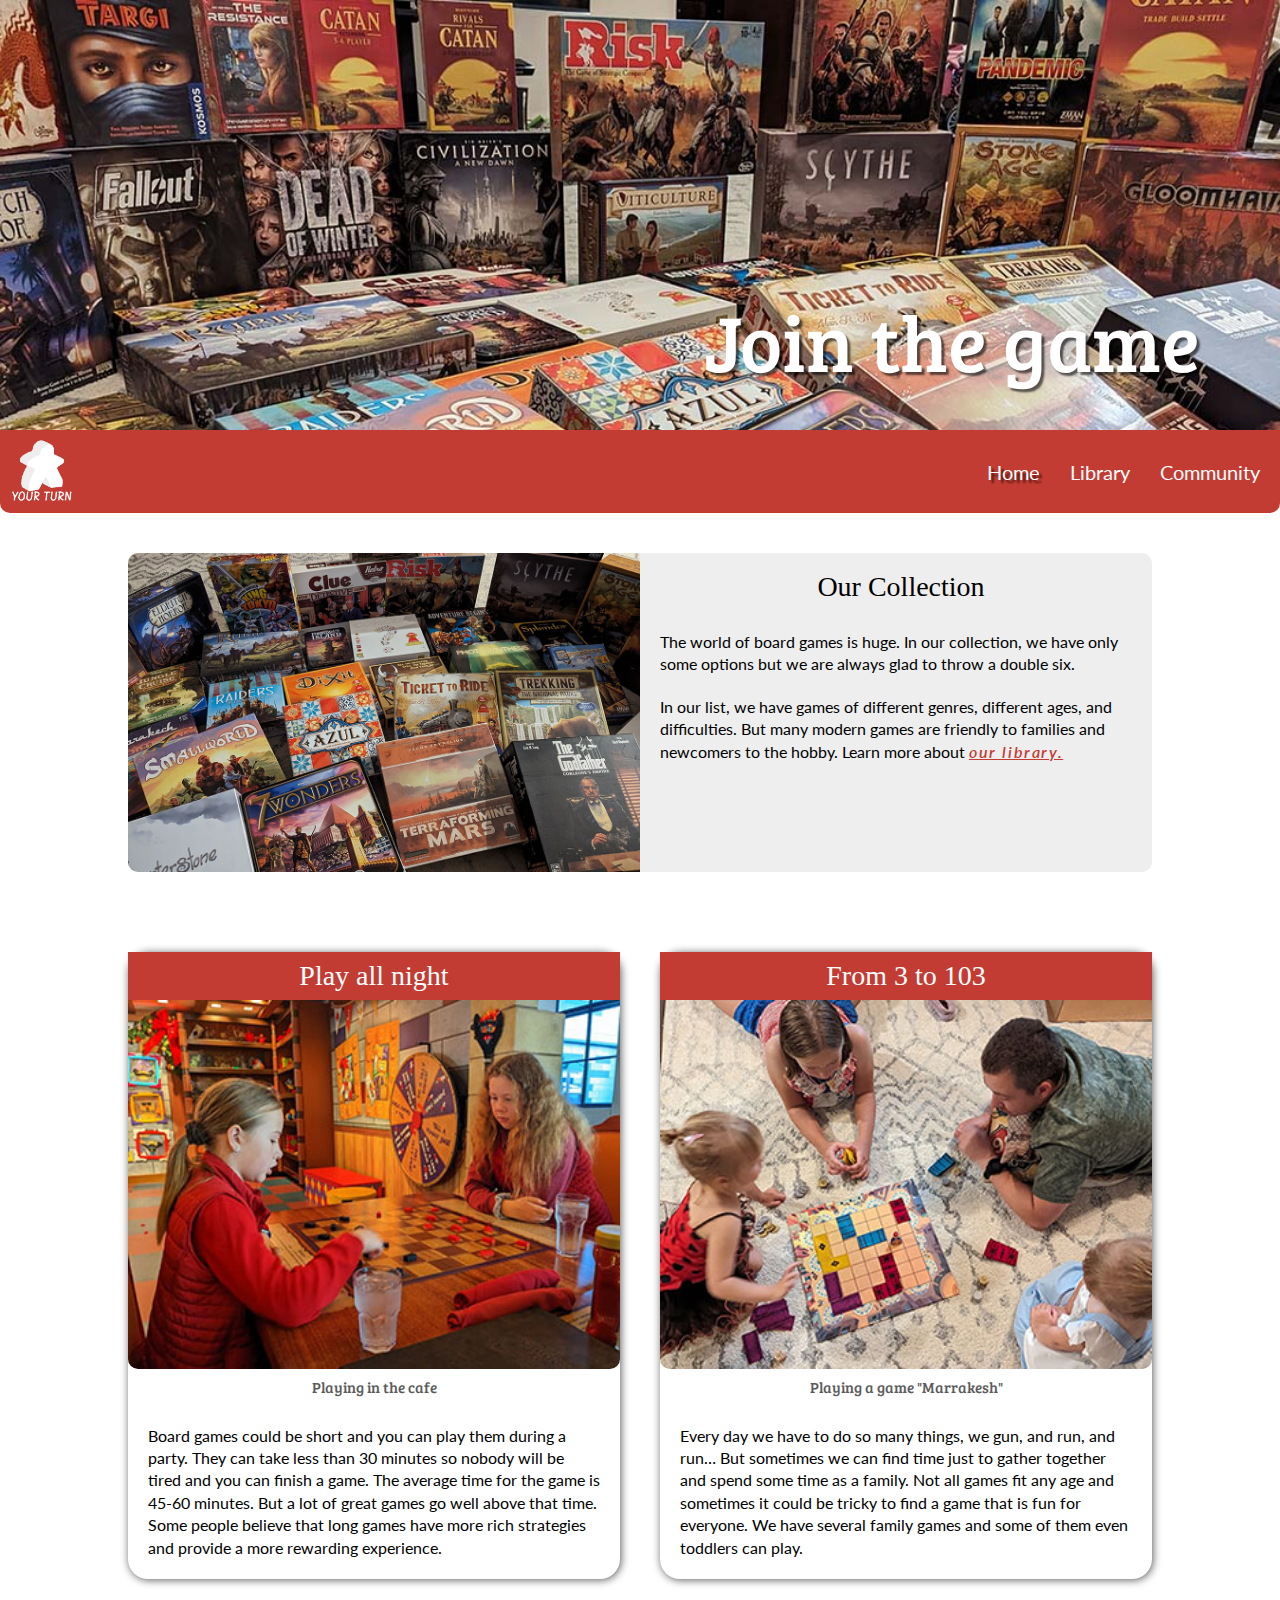
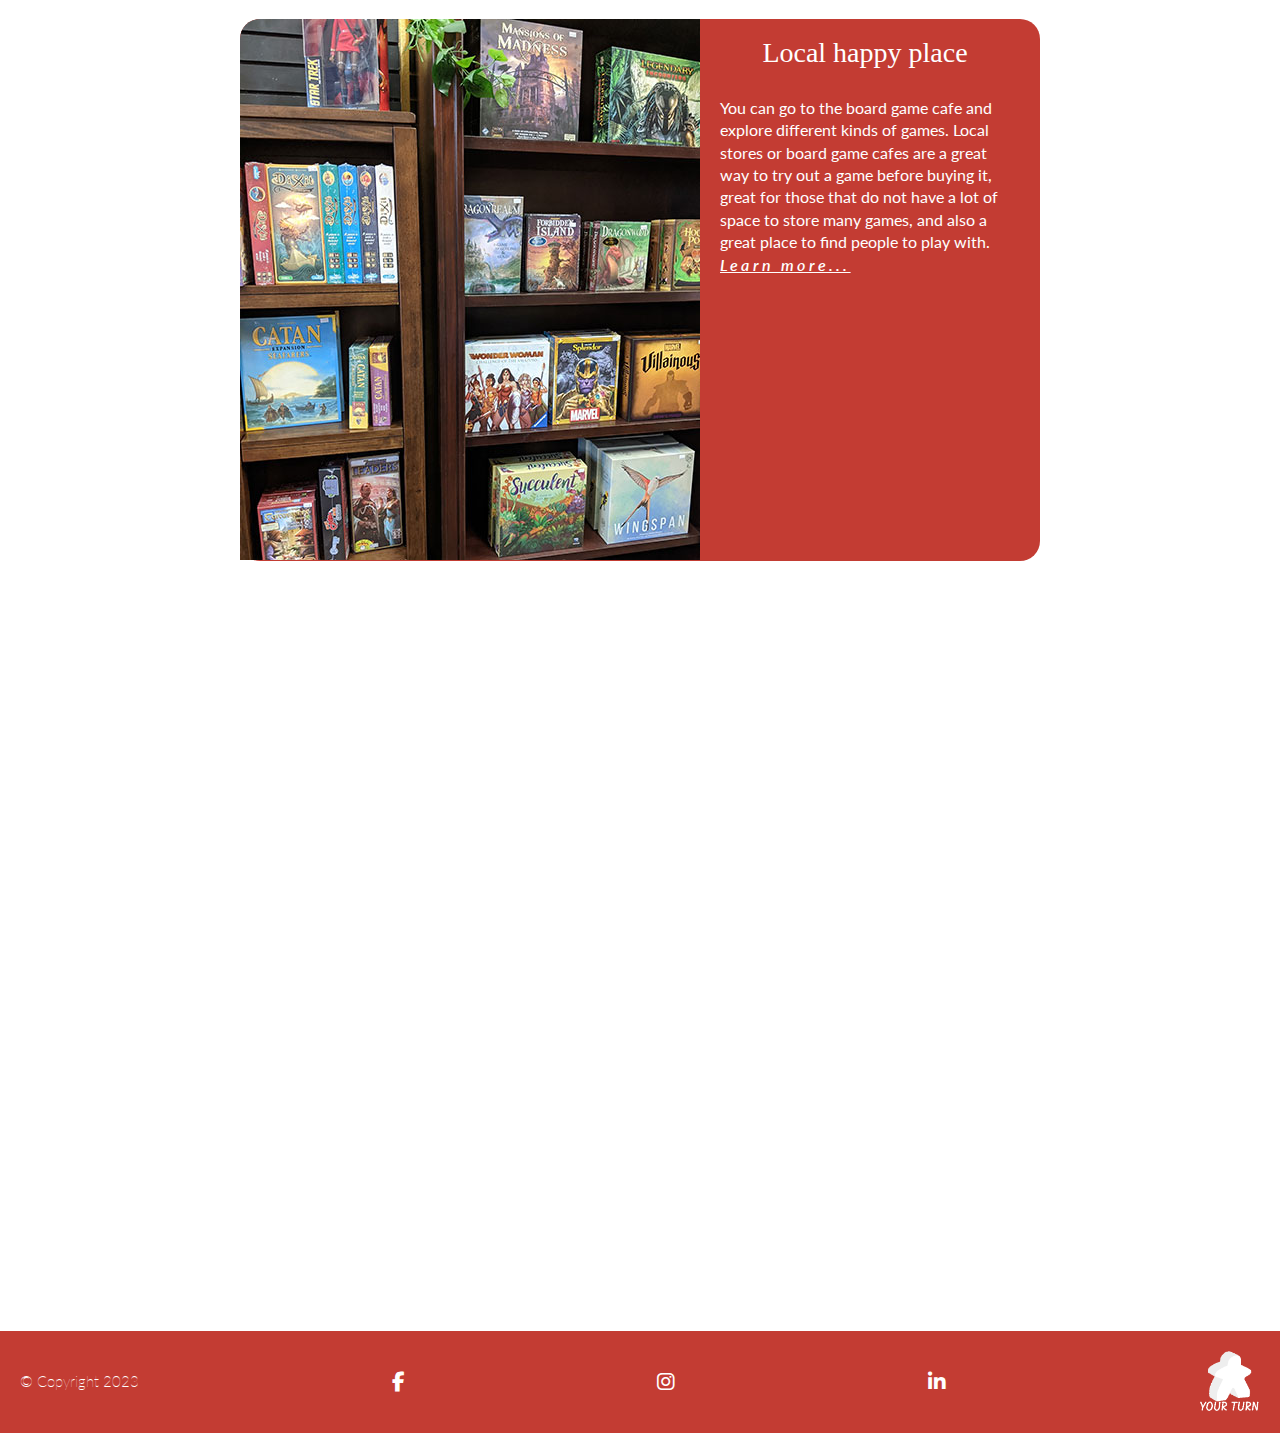
<file: index.html>
<!DOCTYPE html>
<html lang="en">
<head>
    <meta charset="UTF-8">
    <meta name="viewport" content="width=device-width, initial-scale=1.0">
    <title>Your turn to play</title>
    <link rel="stylesheet" href="css/reset.css">
    <link rel="preconnect" href="https://fonts.googleapis.com">
<link rel="preconnect" href="https://fonts.gstatic.com" crossorigin>
<link href="https://fonts.googleapis.com/css2?family=Bree+Serif&family=Lato:ital,wght@0,100;0,300;0,400;1,700&display=swap" rel="stylesheet">
    <link rel="stylesheet" href="https://cdnjs.cloudflare.com/ajax/libs/font-awesome/6.4.2/css/all.min.css">
    <link rel="stylesheet" href="css/styles.css">
</head>
<body>
    <header>
        <h1>Join the game</h1>
    </header>
    
    <nav>
        <img class='logo' src="img/logoMeepleWh.png" alt="logo meeple">
        <input type="checkbox" class="navToggler" id="navToggler">
        <label for="navToggler" class="navTogglerMenu" >
            <i class="fa-solid fa-bars menu openBtn"></i>
            <i class="fa-solid fa-xmark menu closeBtn"></i>
        </label>
        
        
        <ul class="navigation">
            <li><a class="current" href="index.html">Home</a></li>
            <li><a href="pages/library.html">Library</a></li>
            <li><a href="pages/local.html">Community</a></li>
        </ul>
    </nav>

    <main>
        <article class="big">
            <picture>
                <source media="(max-width: 799px)" srcset="img/back_sm.jpg" >
                <source media="(min-width: 800px)" srcset="img/back_big.jpg">
                <img src="img/back_sm.jpg" alt="board games">
              </picture>

            <h2>Our Collection</h2>
            <p>The world of board games is huge. In our collection, we have only some options but we are always glad to throw a double six.</p>
            <p>In our list, we have games of different genres, different ages, and difficulties. But many modern games are friendly to families and newcomers to the hobby. Learn more about <a href="pages/library.html"> our library.</a>
            </p>
        </article>

        <article class="small a">
            <h2>Play all night</h2>
            <figure>
                <img src="img/EmChrPlayjpg.jpg" alt="girls play in the cafe">
                <figcaption>Playing in the cafe</figcaption>
            </figure>
            <p>Board games could be short and you can play them during a party. They can take less than 30 minutes so nobody will be tired and you can finish a game. The average time for the game is 45-60 minutes. But a lot of great games go well above that time. Some people believe that long games have more rich strategies and provide a more rewarding experience.</p>
        </article>

        <article class="small b">
            <h2>From 3 to 103</h2>
            <figure>
                <img src="img/ZorRus.jpg" alt="family plays a game Marrakesh">
                <figcaption>Playing a game "Marrakesh"</figcaption>
            </figure>
            <p>Every day we have to do so many things, we gun, and run, and run… But sometimes we can find time just to gather together and spend some time as a family. Not all games fit any age and sometimes it could be tricky to find a game that is fun for everyone. We have several family games and some of them even toddlers can play. </p>
        </article>
    </main>

    <aside>
        <picture>
            <source media="(max-width: 799px)" srcset="img/Game-Seeker_SantaBarbara.jpg">
            <source media="(min-width: 800px)" srcset="img/Game-Seeker_SantaBarbara_short.jpg">
            <img src="img/Game-Seeker_SantaBarbara.jpg" alt="Game Seeker store in Santa Barbara">
          </picture>
        <h2>Local happy place</h2>
        <p>You can go to the board game cafe and explore different kinds of games. Local stores or board game cafes are a great way to try out a game before buying it, great for those that do not have a lot of space to store many games, and also a great place to find people to play with. <a href="pages/local.html"> Learn more...</a></p> 
    </aside>
    <div class="video">
        <iframe width="560" height="315" src="https://www.youtube.com/embed/J_JeWJZbvL0?si=hFSIVY_qtC_Qqn27" title="YouTube video player" allow="accelerometer; autoplay; clipboard-write; encrypted-media; gyroscope; picture-in-picture; web-share" allowfullscreen></iframe>
        </div>

    <footer><p>&copy; Copyright 2023</p>
        <!--<img class='icon' src="img/facebook_color.png" alt="facebook icon">
        <img class='icon' src="img/instagram.png" alt="instagram icon">
        <img class='icon' src="img/linked_color.png" alt="linkedIn icon">-->
        <a href="https://www.facebook.com/liliia.pavliuchenkova/" target="_blank"><i class="fab fa-facebook-f"></i></a>
        <a href="https://www.instagram.com/liliiapav/" target="_blank"><i class="fab fa-instagram"></i></a>
        <a href="https://www.linkedin.com/in/liliia-pavliuchenkova-b5115683/" target="_blank"><i class="fab fa-linkedin-in"></i></a>
        <img src="img/logoMeepleWh.png" alt="logo">
        </footer>
</body>
</html>
</file>
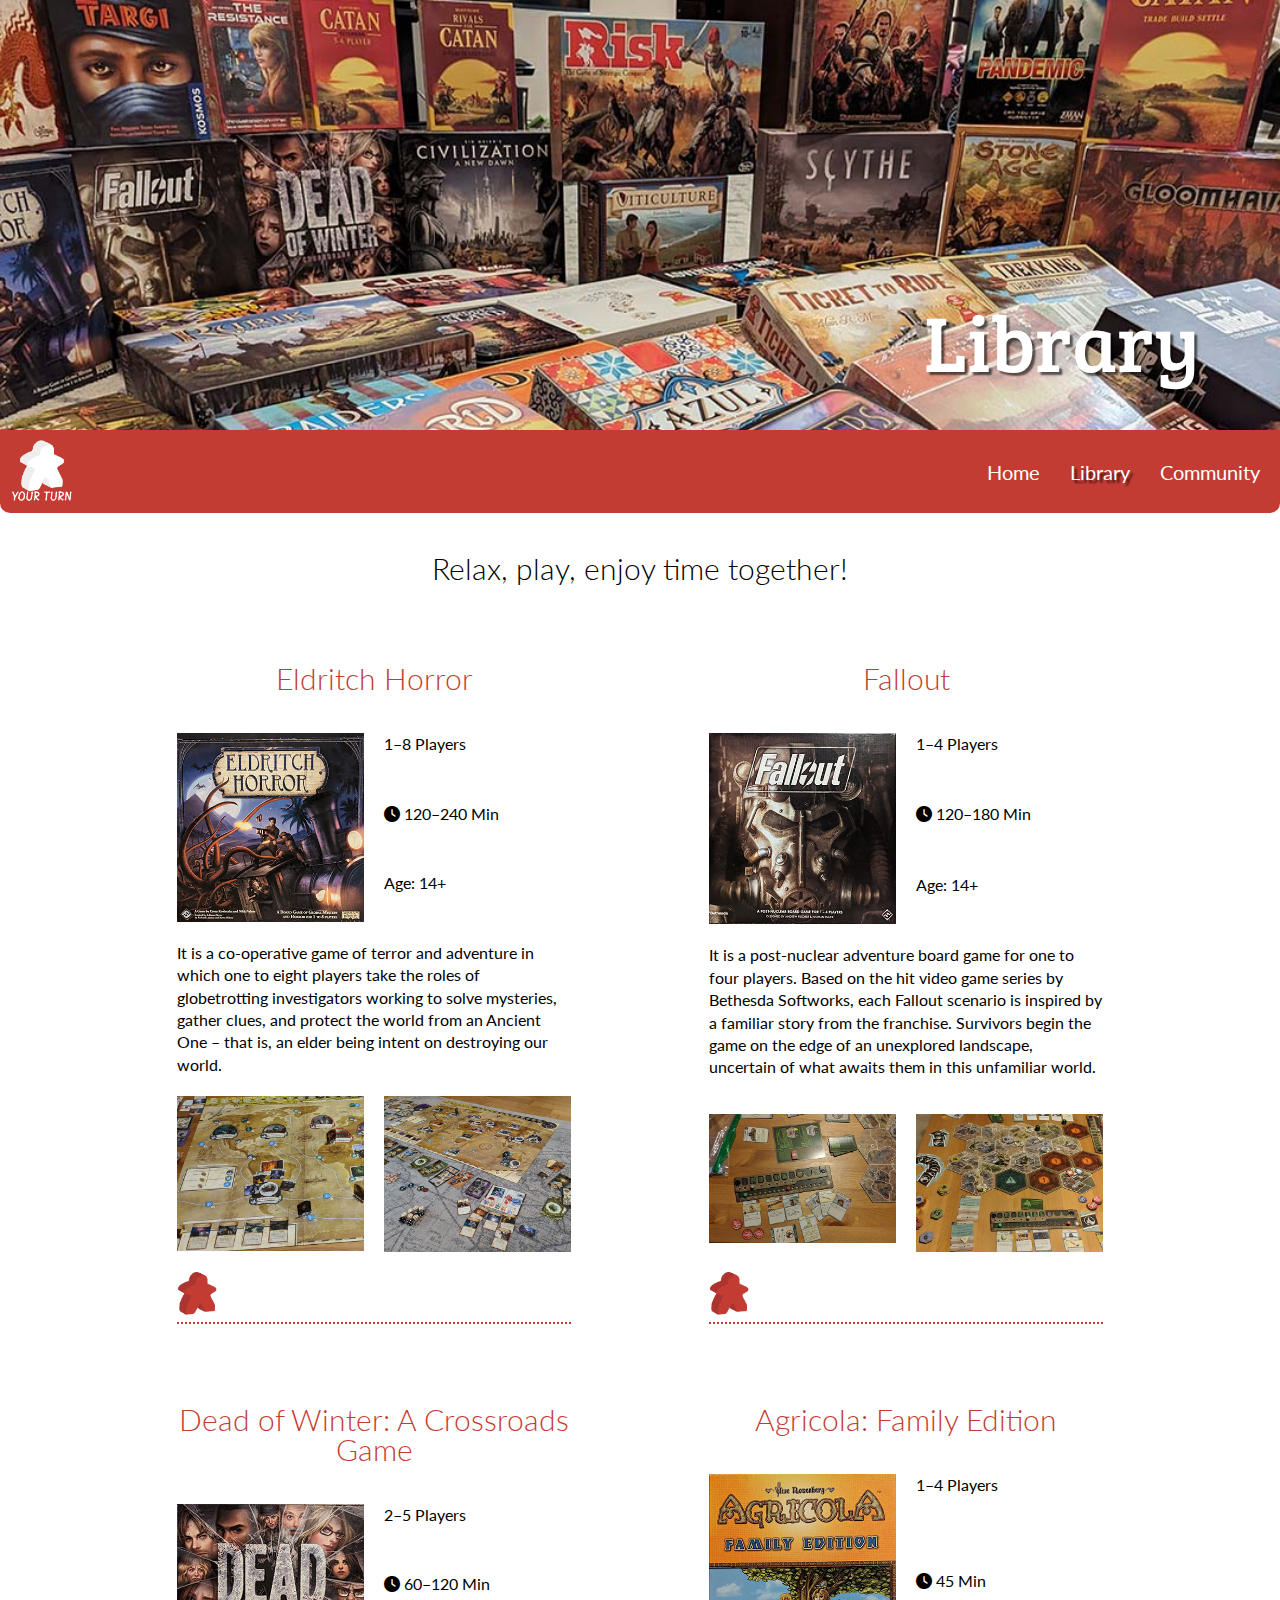
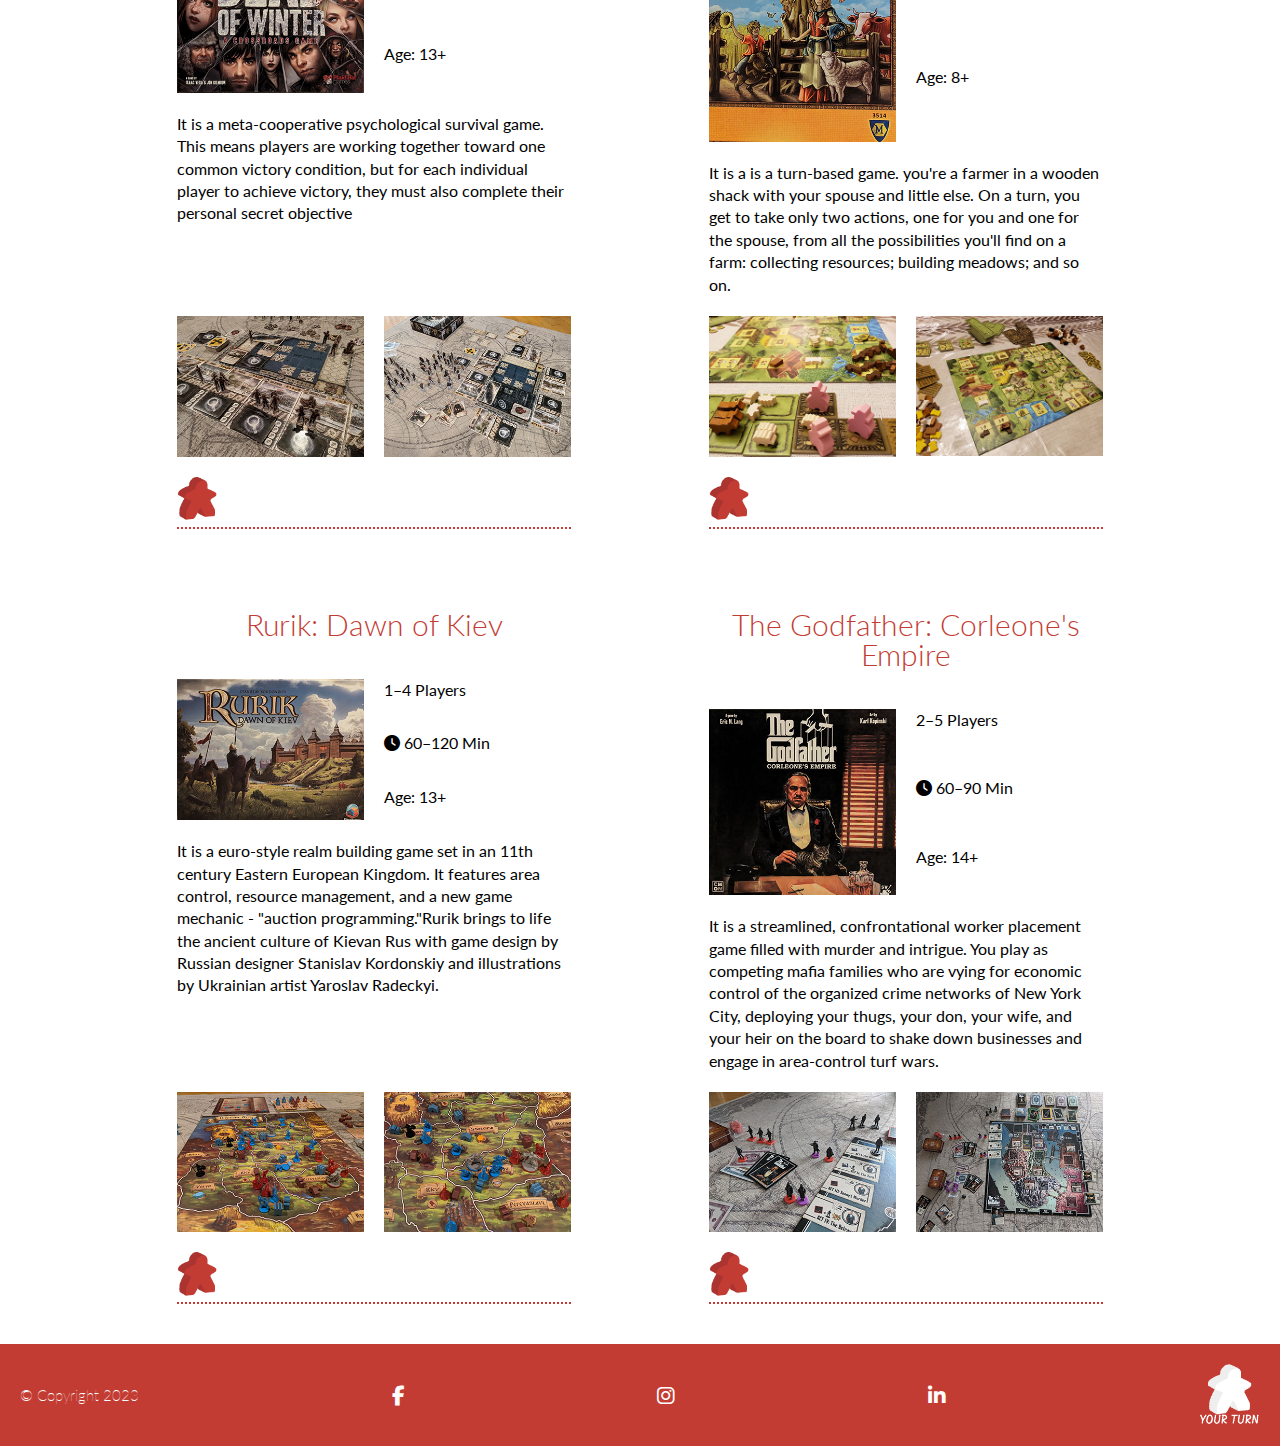
<file: pages/library.html>
<!DOCTYPE html>
<html lang="en">
<head>
    <meta charset="UTF-8">
    <meta name="viewport" content="width=device-width, initial-scale=1.0">
    <title>Your turn to play</title>
    <link rel="stylesheet" href="../css/reset.css">
    <link rel="preconnect" href="https://fonts.googleapis.com">
<link rel="preconnect" href="https://fonts.gstatic.com" crossorigin>
<link href="https://fonts.googleapis.com/css2?family=Bree+Serif&family=Lato:ital,wght@0,100;0,300;0,400;1,700&display=swap" rel="stylesheet">
    <link rel="stylesheet" href="https://cdnjs.cloudflare.com/ajax/libs/font-awesome/6.4.2/css/all.min.css">
    <link rel="stylesheet" href="../css/styles.css">
</head>
<body>
    <header>
        <h1>Library</h1>
    </header>

    <nav>
        <img class='logo' src="../img/logoMeepleWh.png" alt="logo meeple">
        <input type="checkbox" class="navToggler" id="navToggler">
        <label for="navToggler" class="navTogglerMenu" >
            <i class="fa-solid fa-bars menu openBtn"></i>
            <i class="fa-solid fa-xmark menu closeBtn"></i>
        </label>
        
        
        <ul class="navigation">
            <li><a href="../index.html">Home</a></li>
            <li><a class="current" href="library.html">Library</a></li>
            <li><a href="local.html">Community</a></li>
        </ul>
    </nav>


    <main >
        <h3>Relax, play, enjoy time together!</h3>

        <article class="game">
            <h3 class="name"> Eldritch Horror</h3>
            <img class='coverImg' src="../img/eldr.jpg" alt="Eldritch Horror cover">
            <p class="players">1–8 Players</p>
            <p class="time"><i class="fa-solid fa-clock"></i> 120–240 Min </p>
            <p class="age">Age: 14+</p>
            <p class="about">It is a co-operative game of terror and adventure in which one to eight players take the roles of globetrotting investigators working to solve mysteries, gather clues, and protect the world from an Ancient One – that is, an elder being intent on destroying our world.</p>
            <img class="imd01" src="../img/eldr2.jpg" alt="Eldritch Horror board">
            <img class="imd02" src="../img/eldr3.jpg" alt="Eldritch Horror game board">
            <img class="meeple" src="../img/logoMeepleSmallRed.png" alt="logo">
        </article>

        <article class="game">
            <h3 class="name">Fallout</h3>
            <img class='coverImg' src="../img/fallout01.jpg" alt="Fallout cover">
            <p class="players">1–4 Players</p>
            <p class="time"><i class="fa-solid fa-clock"></i> 120–180  Min </p>
            <p class="age">Age: 14+</p>
            <p class="about">It is a post-nuclear adventure board game for one to four players. Based on the hit video game series by Bethesda Softworks, each Fallout scenario is inspired by a familiar story from the franchise. Survivors begin the game on the edge of an unexplored landscape, uncertain of what awaits them in this unfamiliar world.</p>
            <img class="imd01" src="../img/fallout02.jpg" alt="Fallout board">
            <img class="imd02"  src="../img/fallout03.jpg" alt="Fallout game board">
            <img class="meeple" src="../img/logoMeepleSmallRed.png" alt="logo">
        </article>

        <article class="game">
            <h3 class="name">Dead of Winter: A Crossroads Game</h3>
            <img class='coverImg' src="../img/deadOfW3.jpg" alt="Dead of Winter cover">
            <p class="players">2–5 Players</p>
            <p class="time"><i class="fa-solid fa-clock"></i> 60–120 Min </p>
            <p class="age">Age: 13+</p>
            <p class="about">It is a meta-cooperative psychological survival game. This means players are working together toward one common victory condition, but for each individual player to achieve victory, they must also complete their personal secret objective</p>
            <img class="imd01" src="../img/deadOfW.jpg" alt="Dead of Winter board">
            <img class="imd02" src="../img/deadOfW2.jpg" alt="Dead of Winter all game board">
            <img class="meeple" src="../img/logoMeepleSmallRed.png" alt="logo">
        </article>

        <article class="game">
            <h3 class="name">Agricola: Family Edition</h3>
            <img class='coverImg' src="../img/agricola01.jpg" alt="Agricola: Family Edition">
            <p class="players">1–4 Players</p>
            <p class="time"><i class="fa-solid fa-clock"></i> 45 Min </p>
            <p class="age">Age: 8+</p>
            <p class="about">It is a  is a turn-based game. you're a farmer in a wooden shack with your spouse and little else. On a turn, you get to take only two actions, one for you and one for the spouse, from all the possibilities you'll find on a farm: collecting resources; building meadows; and so on.</p>
            <img class="imd01" src="../img/agricola02.jpg" alt="Agricola board">
            <img class="imd02"  src="../img/agricola03.jpg" alt="Agricola game board">
            <img class="meeple" src="../img/logoMeepleSmallRed.png" alt="logo">
        </article>

        

        <article class="game">
            <h3 class="name">Rurik: Dawn of Kiev</h3>
            <img class='coverImg' src="../img/kyiv2.jpg" alt="Rurik: Dawn of Kiev">
            <p class="players">1–4 Players</p>
            <p class="time"><i class="fa-solid fa-clock"></i> 60–120 Min </p>
            <p class="age">Age: 13+</p>
            <p class="about">It is a euro-style realm building game set in an 11th century Eastern European Kingdom. It features area control, resource management, and a new game mechanic - "auction programming."Rurik brings to life the ancient culture of Kievan Rus with game design by Russian designer Stanislav Kordonskiy and illustrations by Ukrainian artist Yaroslav Radeckyi.</p>
            <img class="imd01" src="../img/kyiv.jpg" alt="Rurik: Dawn of Kiev board">
            <img class="imd02"  src="../img/kyiv3.jpg" alt="Rurik: Dawn of Kiev game board">
            <img class="meeple" src="../img/logoMeepleSmallRed.png" alt="logo">
        </article>

        <article class="game">
            <h3 class="name">The Godfather: Corleone's Empire</h3>
            <img class='coverImg' src="../img/godF.jpg" alt="The Godfather: Corleone's Empire cover">
            <p class="players">2–5 Players</p>
            <p class="time"><i class="fa-solid fa-clock"></i> 60–90 Min </p>
            <p class="age">Age: 14+</p>
            <p class="about">It is a streamlined, confrontational worker placement game filled with murder and intrigue. You play as competing mafia families who are vying for economic control of the organized crime networks of New York City, deploying your thugs, your don, your wife, and your heir on the board to shake down businesses and engage in area-control turf wars.</p>
            <img class="imd01" src="../img/godF2.jpg" alt="Agricola board">
            <img class="imd02"  src="../img/godF3.jpg" alt="Agricola game board">
            <img class="meeple" src="../img/logoMeepleSmallRed.png" alt="logo">
        </article>
    </main>


    <footer><p>&copy; Copyright 2023</p>
        <a href="https://www.facebook.com/liliia.pavliuchenkova/" target="_blank"><i class="fab fa-facebook-f"></i></a>
        <a href="https://www.instagram.com/liliiapav/" target="_blank"><i class="fab fa-instagram"></i></a>
        <a href="https://www.linkedin.com/in/liliia-pavliuchenkova-b5115683/" target="_blank"><i class="fab fa-linkedin-in"></i></a>
        <img src="../img/logoMeepleWh.png" alt="logo">
    </footer>
</body>
</html>
</file>
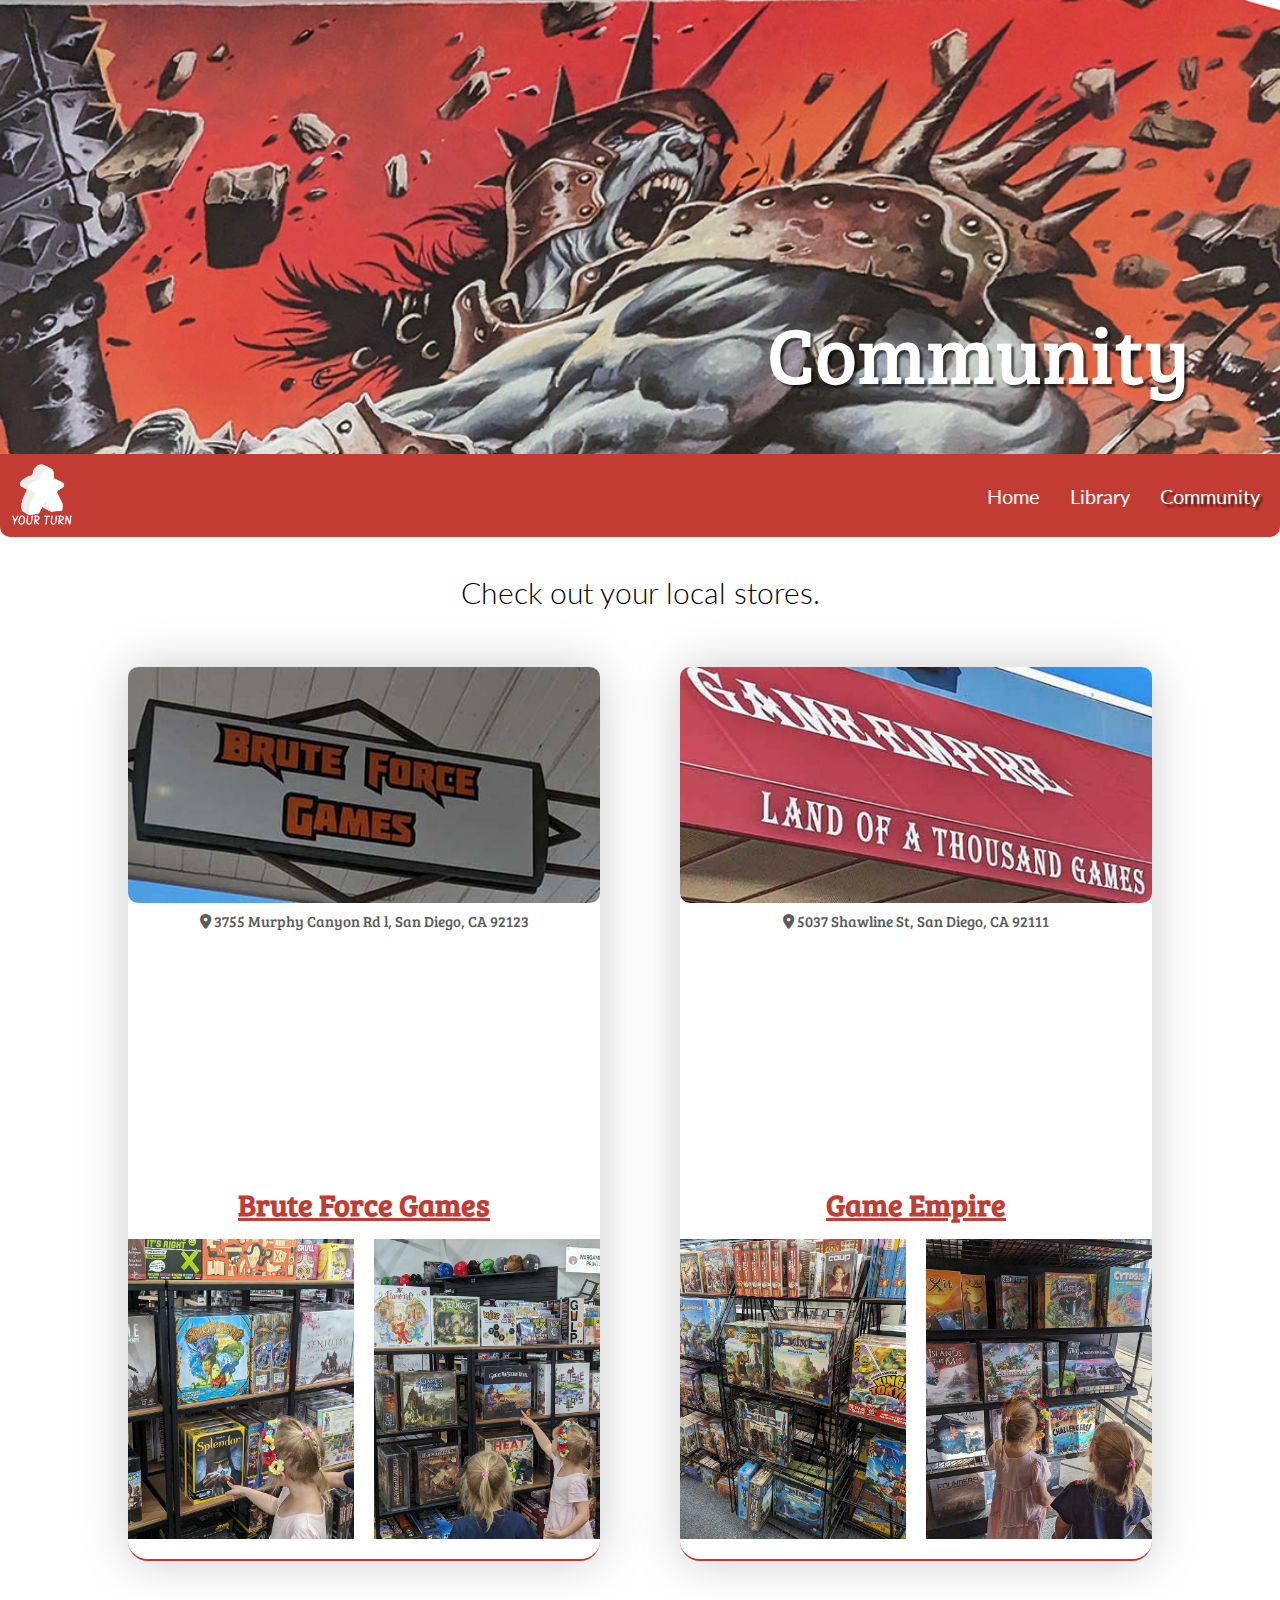
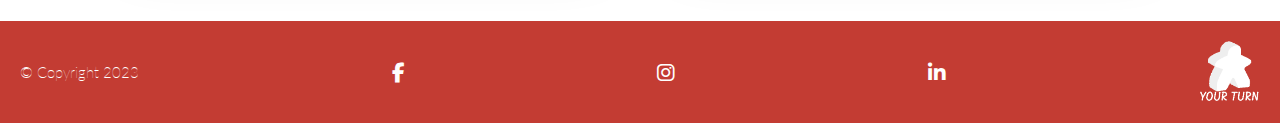
<file: pages/local.html>
<!DOCTYPE html>
<html lang="en">
<head>
    <meta charset="UTF-8">
    <meta name="viewport" content="width=device-width, initial-scale=1.0">
    <title>Your turn to play</title>
    <link rel="stylesheet" href="../css/reset.css">
    <link rel="preconnect" href="https://fonts.googleapis.com">
<link rel="preconnect" href="https://fonts.gstatic.com" crossorigin>
<link href="https://fonts.googleapis.com/css2?family=Bree+Serif&family=Lato:ital,wght@0,100;0,300;0,400;1,700&display=swap" rel="stylesheet">
<link rel="stylesheet" href="https://cdnjs.cloudflare.com/ajax/libs/font-awesome/6.4.2/css/all.min.css">
    <link rel="stylesheet" href="../css/styles.css">
</head>
<body>
    <header id="community">
        <h1>Community</h1>
    </header>

    <nav>
        <img class='logo' src="../img/logoMeepleWh.png" alt="logo meeple">
        <input type="checkbox" class="navToggler" id="navToggler">
        <label for="navToggler" class="navTogglerMenu">
            <i class="fa-solid fa-bars menu openBtn"></i>
            <i class="fa-solid fa-xmark menu closeBtn"></i>
        </label>
        
        
        <ul class="navigation">
            <li><a href="../index.html">Home</a></li>
            <li><a href="library.html">Library</a></li>
            <li><a class="current" href="local.html">Community</a></li>
        </ul>
    </nav>

    <main>
        <h3>Check out your local stores.</h3>
        <section>
            <figure>
                <img src="../img/store1_03.jpg" alt="toddlers play">
                <figcaption><i class="fa-solid fa-location-dot"></i> 3755 Murphy Canyon Rd l, San Diego, CA 92123</figcaption>
            </figure>
            <iframe src="https://www.google.com/maps/embed?pb=!1m18!1m12!1m3!1d3353.2961921945057!2d-117.1185061230645!3d32.81091617364956!2m3!1f0!2f0!3f0!3m2!1i1024!2i768!4f13.1!3m3!1m2!1s0x80d95504c8615059%3A0x731fe19b63e39d43!2sBrute%20Force%20Games!5e0!3m2!1sen!2sus!4v1700428680733!5m2!1sen!2sus" width="600" height="450" style="border:0;" allowfullscreen="" loading="lazy" referrerpolicy="no-referrer-when-downgrade"></iframe>
            <p><a href="http://bruteforcemtg.com/" target="_blank">Brute Force Games</a></p>
            <img class="first" src="../img/store1_01.jpg" alt="toddlers play">
            <img class="second" src="../img/store1_02.jpg" alt="toddlers play">
        </section>
        <section>
            <figure>
                <img src="../img/store2_03.jpg" alt="toddlers play">
                <figcaption><i class="fa-solid fa-location-dot"></i> 5037 Shawline St, San Diego, CA 92111</figcaption>
            </figure>
            <iframe src="https://www.google.com/maps/embed?pb=!1m18!1m12!1m3!1d3352.44515332246!2d-117.16582672306392!3d32.833463373640114!2m3!1f0!2f0!3f0!3m2!1i1024!2i768!4f13.1!3m3!1m2!1s0x80dbff844655718b%3A0x4d2b60a1d7cb6642!2sGame%20Empire!5e0!3m2!1sen!2sus!4v1700428722553!5m2!1sen!2sus" width="600" height="450" style="border:0;" allowfullscreen="" loading="lazy" referrerpolicy="no-referrer-when-downgrade"></iframe>
            <p><a href="http://www.gameempire.com/" target="_blank">Game Empire</a></p>
            <img class="first" src="../img/store2_01.jpg" alt="toddlers play">
            <img class="second" src="../img/store2_02.jpg" alt="toddlers play">
        </section>
    </main>
    
    <footer><p>&copy; Copyright 2023</p>
        <a href="https://www.facebook.com/liliia.pavliuchenkova/" target="_blank"><i class="fab fa-facebook-f"></i></a>
        <a href="https://www.instagram.com/liliiapav/" target="_blank"><i class="fab fa-instagram"></i></a>
        <a href="https://www.linkedin.com/in/liliia-pavliuchenkova-b5115683/" target="_blank"><i class="fab fa-linkedin-in"></i></a>
        <img src="../img/logoMeepleWh.png" alt="logo">
        </footer>
</body>
</html>
</file>
<file: css/styles.css>
html { font-size: 10px;}

body {
    font-family: 'Lato', sans-serif;
}

/*---------HOME PAGE-----------*/
header {
    background-image: url(../img/back2_big.jpg);
    background-size: cover;
	text-align: right;
}

header h1 {
    color: white;
    padding: 10rem 3rem 3rem 0;
    font-family: 'Bree Serif', serif;
    font-size: 5rem;
    text-shadow: 3px 3px 2px rgba(0,0,0,.6);
}

/*---------Navigation START-----------*/
.logo {
    width: 10%;
    height: auto;
}
.menu {
    font-size: 4rem;
    color: white;
    align-self: center;
}

nav{
    background-color: #c33c33;
    border-bottom-left-radius: 1rem; 
    border-bottom-right-radius: 1rem;
    padding: 1rem;
    display: flex;
    justify-content: space-between;
    align-items: center;
    position: relative;
}

nav ul{ width: 100%;}

.current{ text-shadow: 3px 3px 2px rgba(0,0,0,.6);}

nav ul li{
padding: 1rem;
border-bottom: solid white 1px;
}

ul li.logo{ margin-right: auto;}

nav li a {
    font-size: 2rem;
    text-decoration: none;
    display: block;
}

nav ul a:link, nav ul a:visited{
    font-size: 2rem;
    color: white;
}

nav ul a:hover{ color: #d5d5d5; }

nav ul a:active{ color: black; }

.navigation{
    position:absolute;
    top:100%;
    background-color: #5c5c5c;
    display: none;
}

.navToggler:checked ~ .navigation{ display: block;}

.closeBtn{display: none;}
.navToggler{display: none;}
.navToggler:checked ~ .navTogglerMenu .closeBtn{display: block;}
.navToggler:checked ~ .navTogglerMenu .openBtn{display: none;}

/*---------Navigation ENDS-----------*/

main{
    margin: 4rem auto;
    width: 80%;
    max-width: 1200px;
}

.big{
    grid-area: article;
    border-radius: 1rem;
    background-color: #eee;
    overflow: auto;
}

.a{grid-area: a;}
.b{grid-area: b;}

.big img {
    border-top-left-radius: 1rem; 
    border-top-right-radius: 1rem;
    max-width: 100%;
    height: auto;
}

.small h2{
    color: white;
    background-color: #c33c33;
    width: 100%;
    padding-top: 1rem;
}

.small{
    background-color: white;
    box-shadow: 1px 1px 8px #5c5c5c;
    margin-top: 4rem;
    border-radius: 2rem;
}

.small img{
    border-top-right-radius: 0;
    border-top-left-radius: 0;
}

figure img{
    width: 100%;
    height: auto;
    border-radius: 1rem;
}

figcaption{ 
    text-align: center;
    font-family: 'Bree Serif', serif;
    font-size: 1.5rem;
    margin: 1rem auto 1rem;
    color: #5c5c5c;
}

.big a:link, .big a:visited{
    color:#c33c33;
    font-style: italic;
    font-weight: 600;
    letter-spacing: 0.1em;
}

a:hover, .big a:hover{color: #5c5c5c;}

h2{
    padding: 2rem 1rem 1rem 1rem;
    text-align: center;
    font-size: 2.8em;
    font-family: 'Bitter', serif;
}

aside p, article p {
    font-size: 1.6em;
    line-height: 1.4;
    padding: 2rem;
}

article p:nth-child(even){
    padding-top: 0;
}

aside{
    background-color: #c33c33;
    color: white;
    max-width: 1200px;
    padding-right: 1rem;
    display: grid;
    grid-template-areas:
        "x y"
        "x  z";
    grid-template-rows: auto 1fr;
    grid-template-columns: auto 1fr;
}

aside picture{ grid-area: x;}
aside h2{grid-area: y;}
aside p{grid-area: z;}


aside a{
    color: white;
    font-style: italic;
    font-weight: 600;
    letter-spacing: 0.2em;
}

footer{
    padding: 2rem;
    background-color: #c33c33;
	text-align: center;
    display: flex;
    justify-content: space-between;
    margin-top: 4rem;
    align-items: center;
}

footer p{
    font-weight: 100;
	font-size: 1.5rem;
    color: white;
}

footer a{
	font-size: 2rem;
    color: white;
}

footer img{width: 10%;}

.video {
    position: relative;
    padding-bottom: 56.25%;
    padding-top: 1rem;
    height: 0;
    overflow: hidden;
    max-width: 800px;
    margin: auto;
}

.video iframe{
    padding: 1rem ;
    padding-top: 2rem;
    position: absolute;
    top: 0;
    left: 0;
    width: 100%;
    height: 100%;
    max-height: 500px;
}

/*---------HOME PAGE MEDIA-----------*/

@media screen and (min-width: 800px) {
    main{
        display: grid;
        grid-template-areas:
        "article article"
        "a  b";
        grid-template-rows: auto auto;
        grid-template-columns: 1fr 1fr;
        gap:4rem;
    }
    .logo{width: 5%;}
    .navTogglerMenu{
        display: none;
    }
    nav ul{
        display: flex;}

    .navigation{
        all: unset;
    }


    .navigation{
        display: flex ;
        margin-left: auto;
        list-style-type: none;
        align-items: center;
        padding: 0;  
        width: 100%;
        justify-content: flex-end;
        gap: 1rem;
    }

    .navigation li{
        border-bottom: none;
    }

    header {
        background-image: url(../img/back2_big2.jpg);
    }
    
    header h1 {
        padding: 30rem 8rem 5rem 0;
        font-size: 8rem;
    }

    aside{
        width: 80%;
        margin: auto;
        border-radius: 2rem;
        max-width: 800px;
    }
    aside img{
        border-top-left-radius: 2rem;
    }

    .big img {
        float: left;
        width: 50%;
        margin-right: 2rem;
        border-radius: 0;
        padding-bottom: 0;
        margin-bottom: 0;
    }

    .video{ width: 80%; }

    footer img{width: 5%;}
}

/*---------LOCAL PAGE-----------*/
#community {
    color: white;
    background-image: url(../img/back_com_small.jpg);
    background-size: cover;
    padding: 1.2rem 1rem;
	text-align: right;
}

h3{
    font-size: 3rem;
    font-weight: 300;
    font-family: 'Lato', sans-serif;
    grid-area: article;
    text-align: center;
}

section{
    display: grid;
    grid-template-areas:
        "fig    fig"
        "map    map"
        "p      p "
        "first  second";
    grid-template-rows: auto 1fr auto auto;
    grid-template-columns: 1fr 1fr;
    grid-column-gap: 20px;
    margin: 2rem 0 2rem;
    padding-bottom: 2rem;
    border-bottom: #c33c33 solid 2px;
    background-color: white;
    border-radius: 2rem;
    box-shadow: 0 0 50px #ccc;
}

section iframe{
    grid-area: map;
    max-width: 100%;
    padding-bottom: 2rem;
    overflow: hidden;
    max-height: 250px;
}
section a{ 
    font-family: 'Bree Serif', serif;
    font-weight: 600;
    font-size: 3rem;
   }

section img{
    max-width: 100%;
    height: auto;
}

section p {
    grid-area: p;  
    text-align: center;
    margin-bottom: 2rem;}

section a:link{color:#c33c33}
section a:visited{color: #c33c33;}
section a:hover{color: #5c5c5c;}
section a:active{color: black;}

section figure{grid-area: fig;}

.first{grid-area: first;}
.second{grid-area: second;}

/*---------LOCAL PAGE MEDIA-----------*/

@media screen and (min-width: 800px) {
    #community {
        background-image: url(../img/back_com_big.jpg);
    }
    section:nth-child(even){
        margin-right: 2rem;
    }
    section:nth-child(odd){
        margin-left: 2rem;
    }
}

/*---------LIBRARY PAGE-----------*/
.game{
    width: 80%;
    margin: 4rem auto 0;
   border-bottom: #c33c33 2px dotted;
   display: grid;
   grid-template-areas:
        "name    name"
        "coverImg   players"
        "coverImg   time"
        "coverImg   age"
        "about   about"
        "img01  img02"
        "meeple    meeple"  ;
    grid-template-rows: auto auto auto auto 1fr auto 50px;
    grid-template-columns: 1fr 1fr;
    grid-column-gap: 20px;
    grid-row-gap: 20px;
}
.name{
    grid-area: name;
    color:#c33c33;
    font-weight: 300;
    margin-bottom: 2rem;}
.players{grid-area: players}
.time{grid-area: time}
.age{grid-area: age}
.about{
    grid-area: about;
}
.img01{grid-area: img01}
.img02{grid-area: img02}
.coverImg{grid-area: coverImg;}
.meeple:nth-child(even){
    width: 20%;
    transform: rotateY(180deg);
}

.meeple{
    width: 10%;
    grid-area: meeple;
}

.game img{
    max-width: 100%;
    height: auto;
}
.game>p {
    margin: 0;
    padding: 0;
}
</file>
